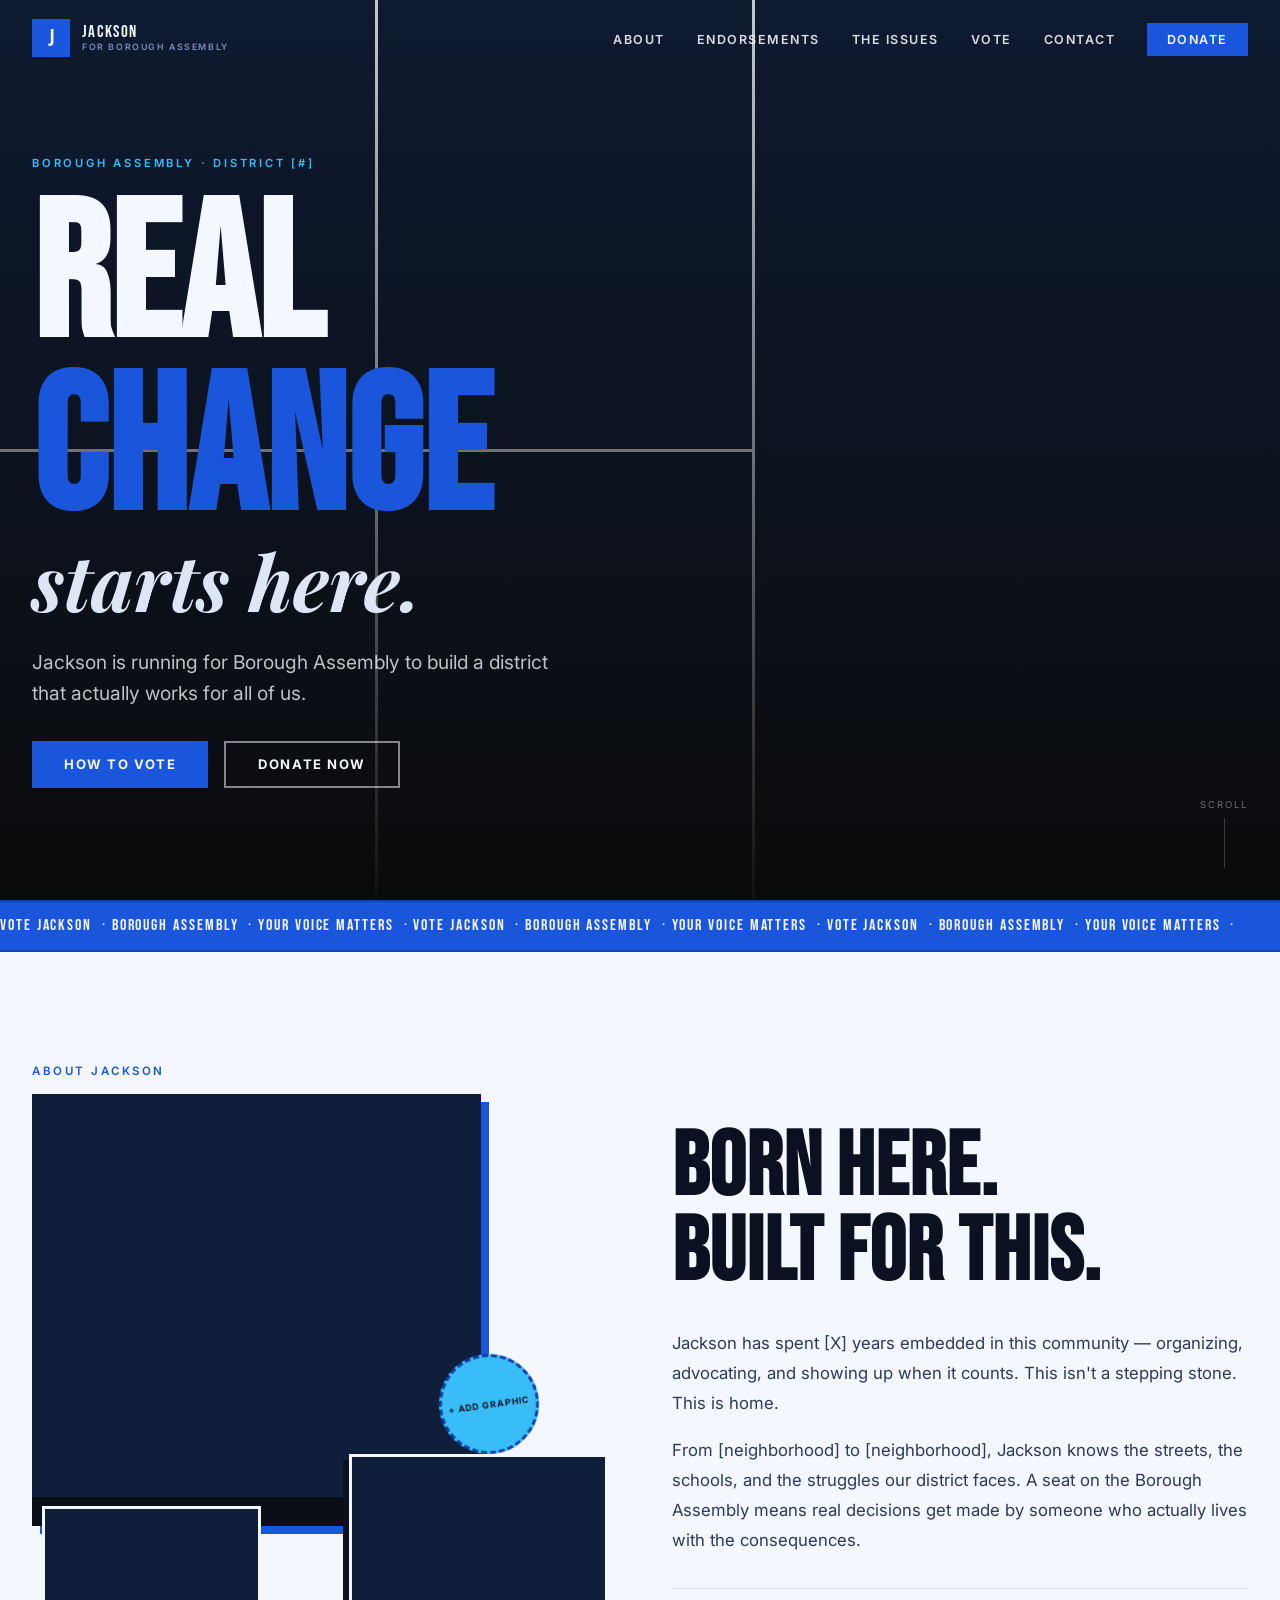
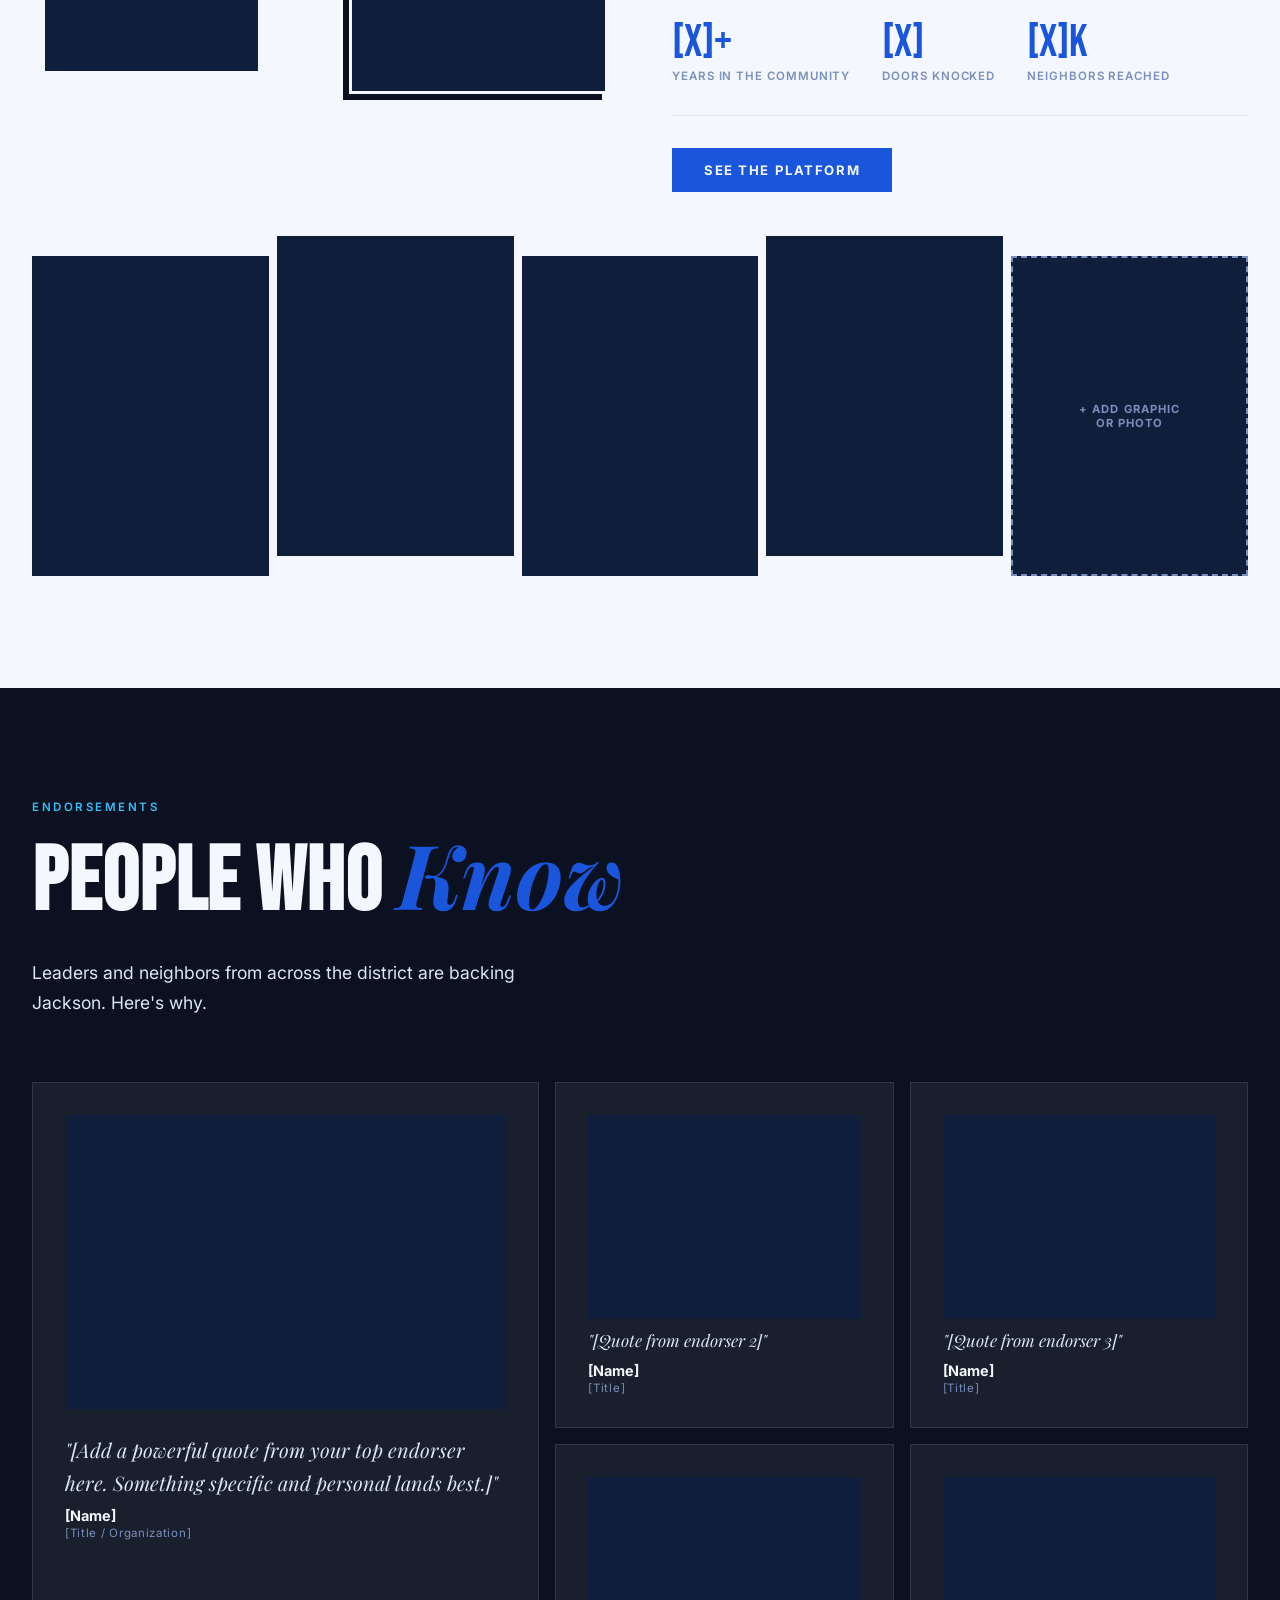
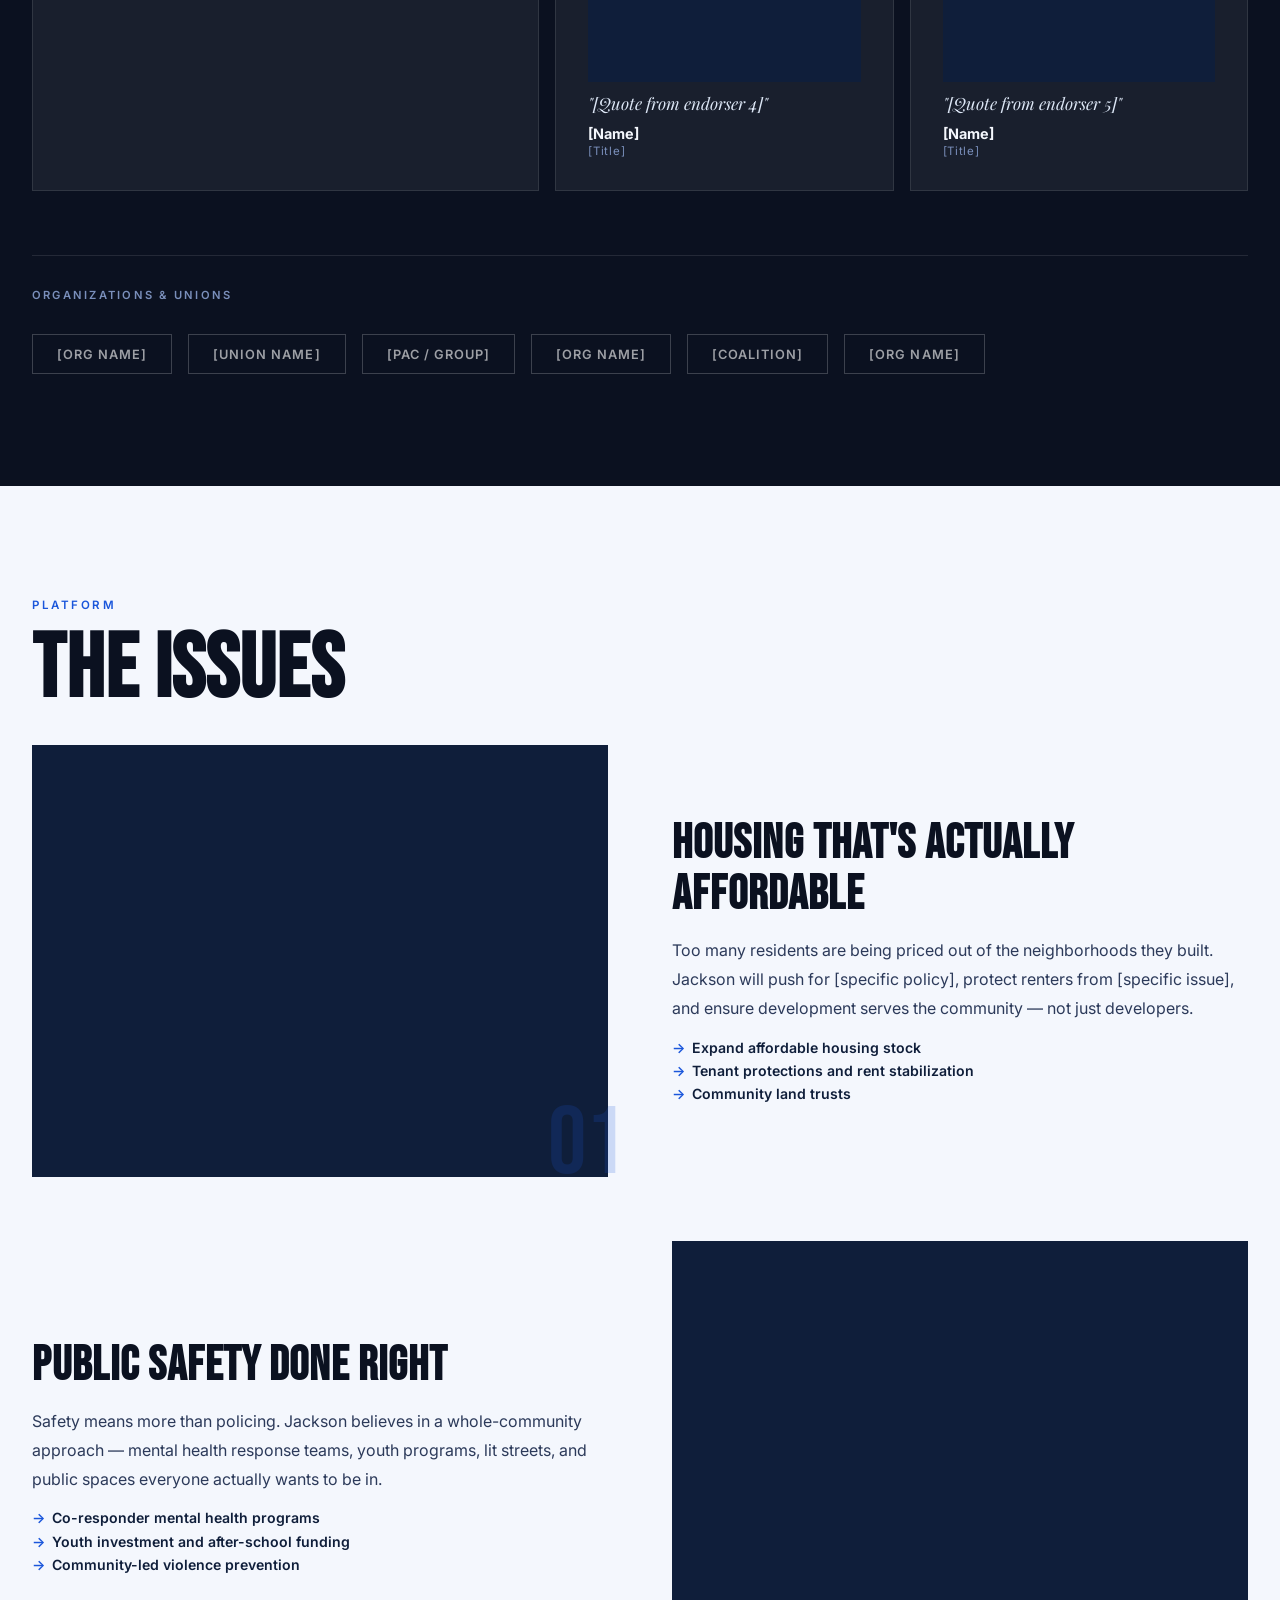
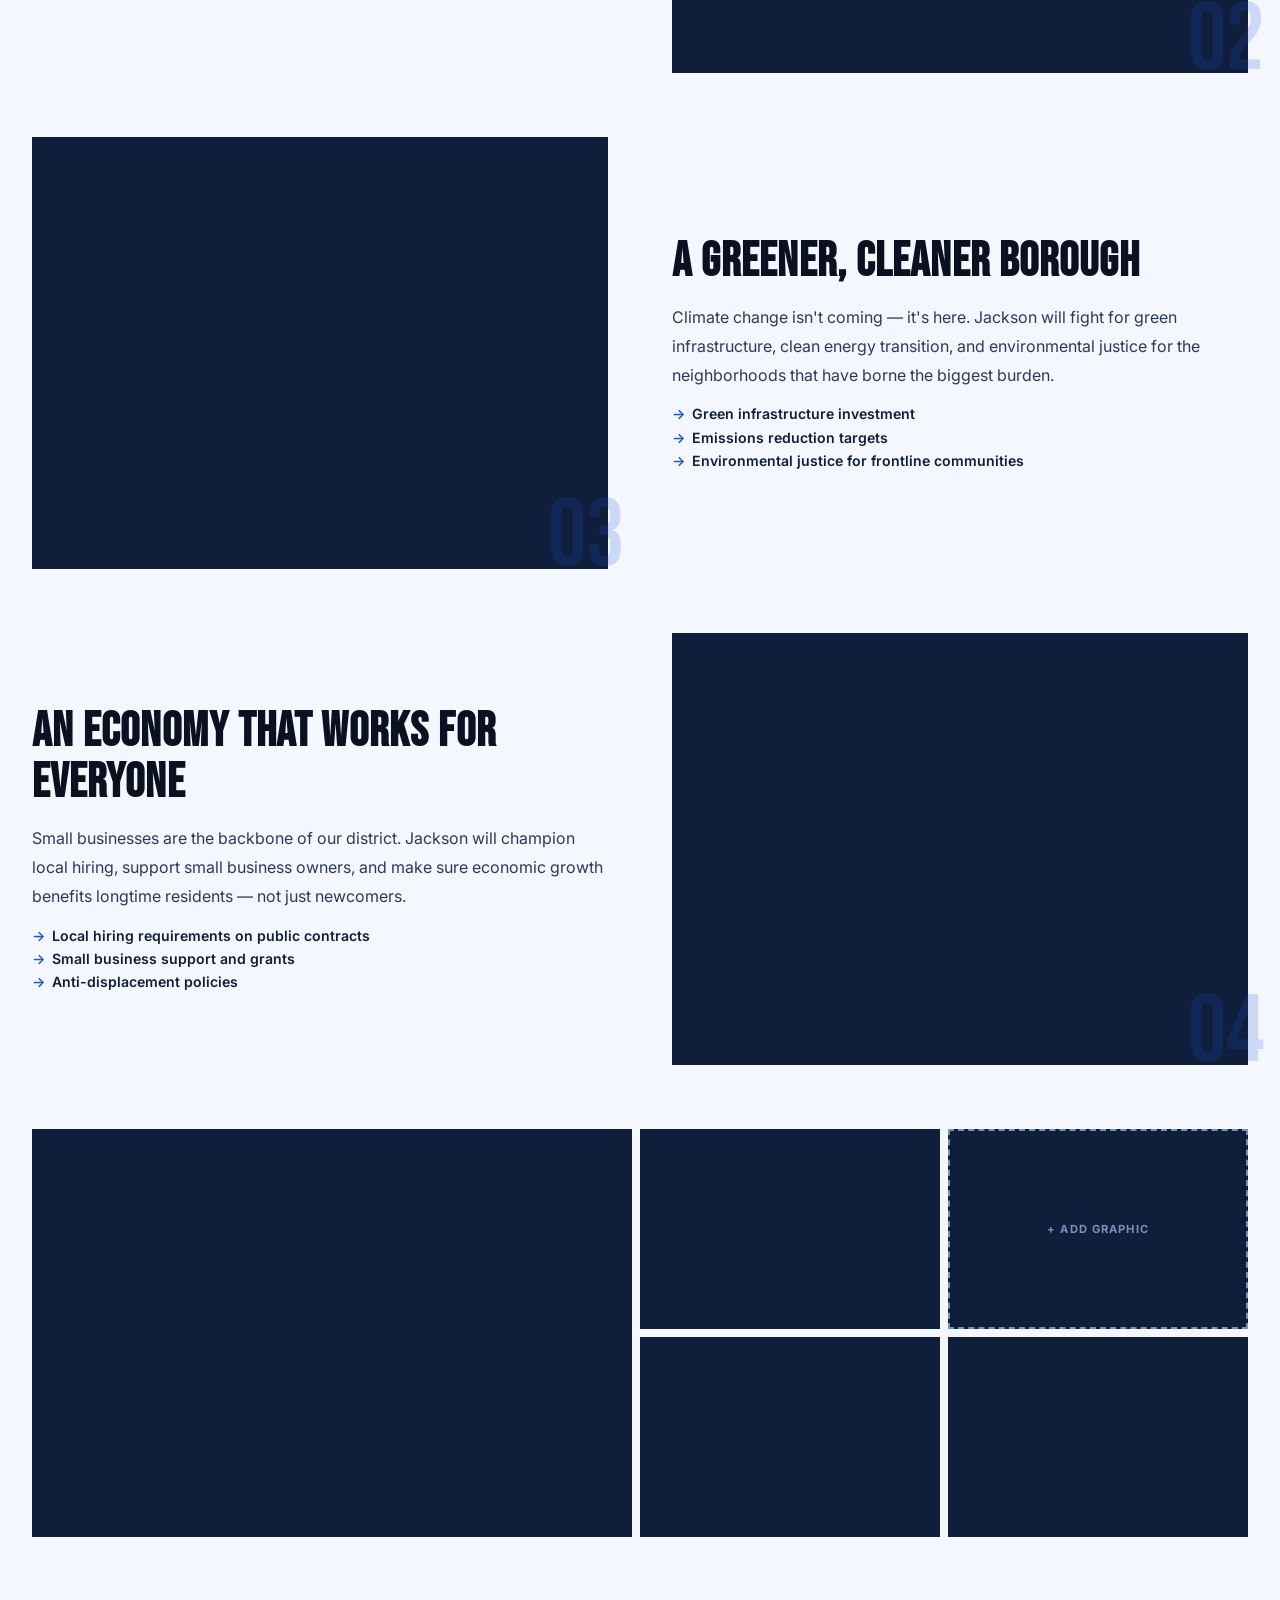
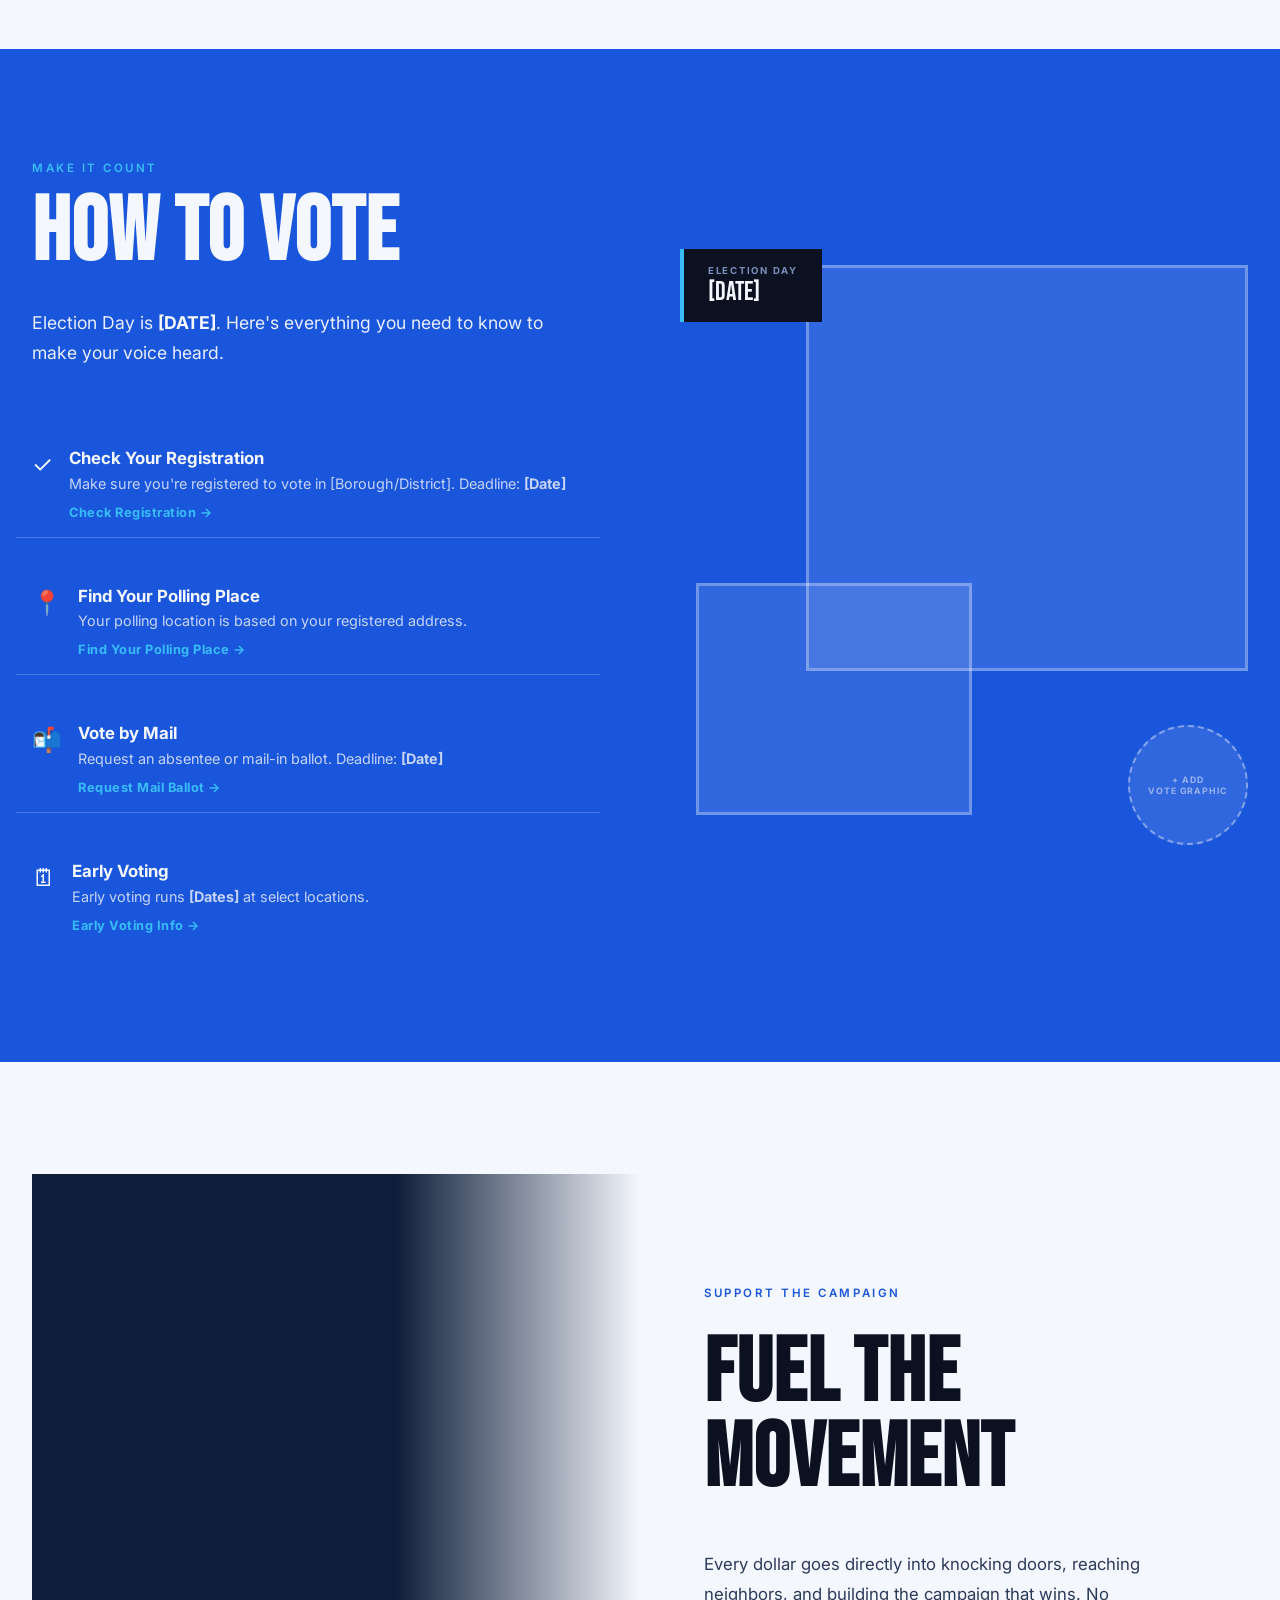
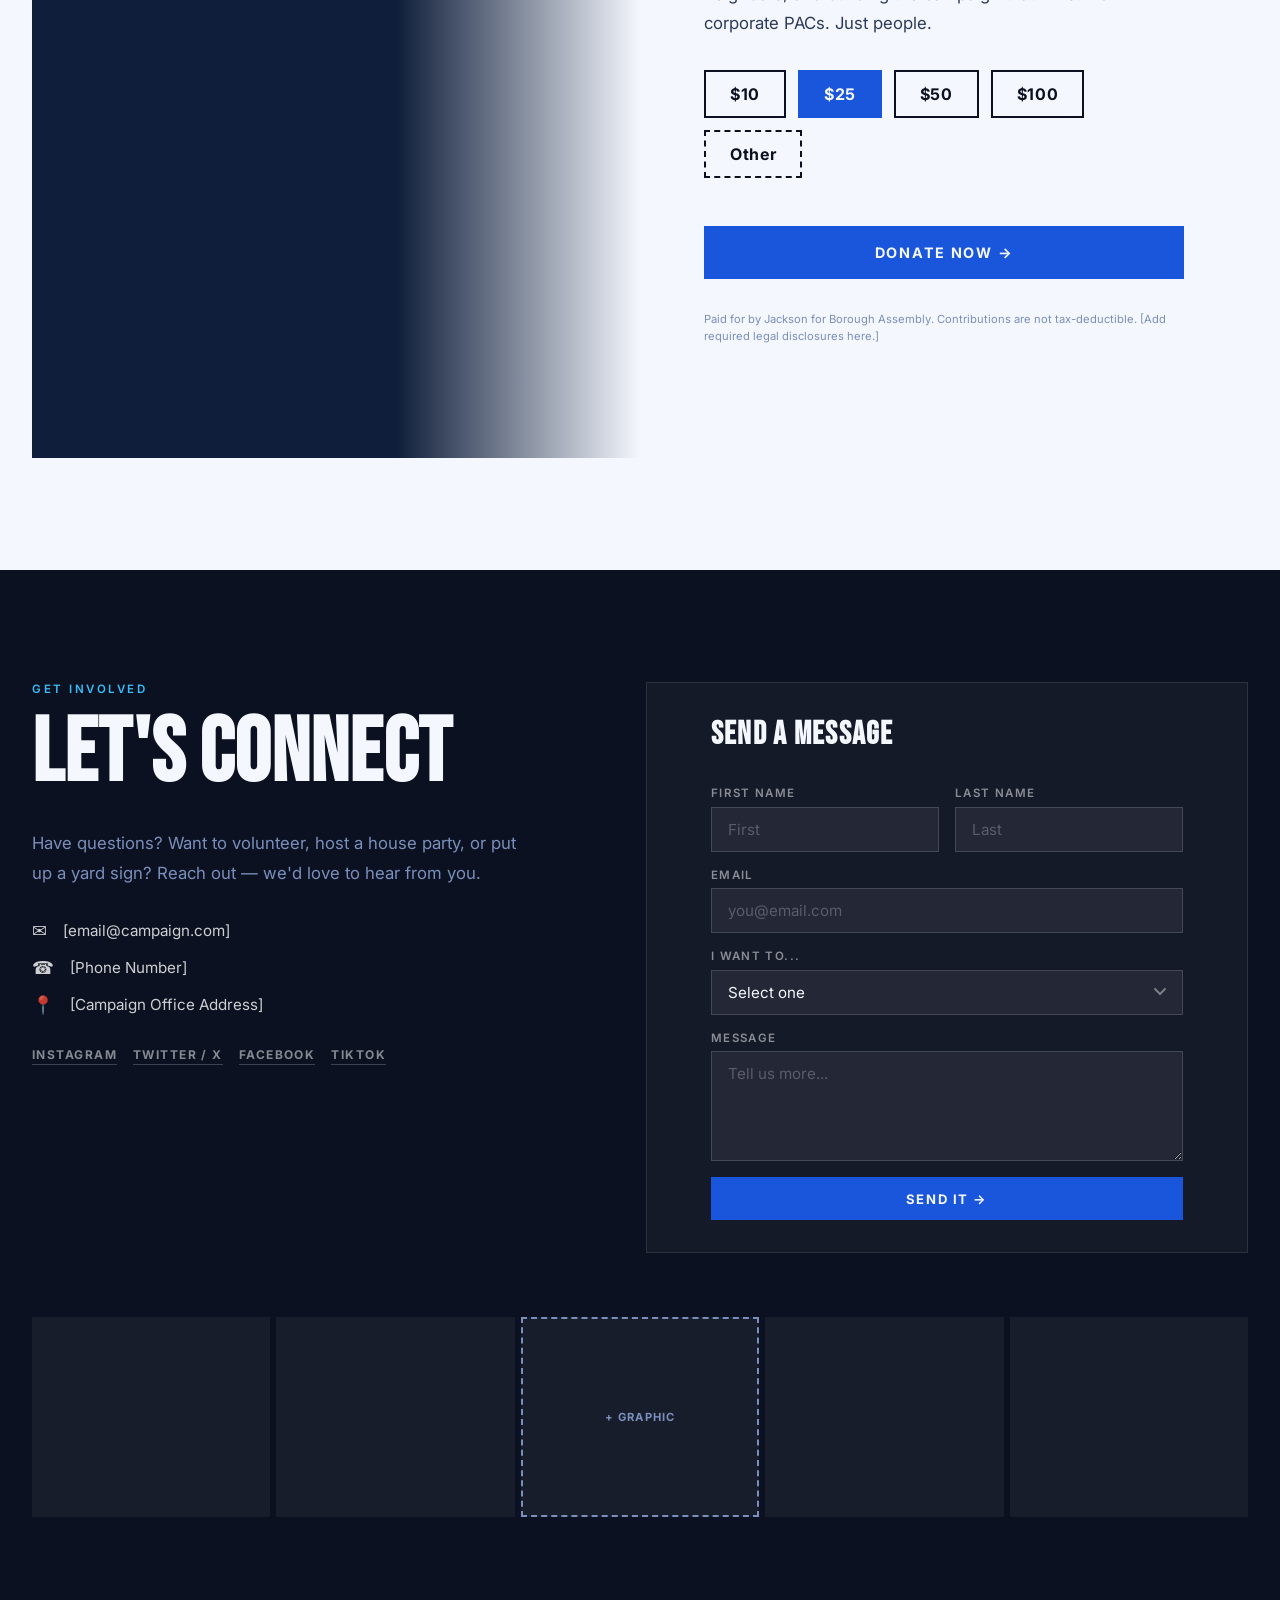
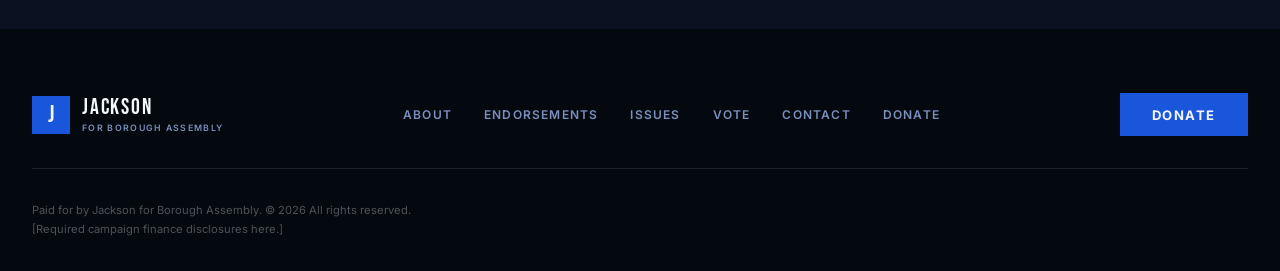
<file: OLD.html>
<!DOCTYPE html>
<html lang="en">
<head>
  <meta charset="UTF-8" />
  <meta name="viewport" content="width=device-width, initial-scale=1.0" />
  <title>Jackson for Borough Assembly</title>
  <link rel="stylesheet" href="main.css" />
  <link rel="stylesheet" href="components.css" />
  <link rel="stylesheet" href="animations.css" />
  <link rel="preconnect" href="https://fonts.googleapis.com">
  <link rel="preconnect" href="https://fonts.gstatic.com" crossorigin>
  <link href="https://fonts.googleapis.com/css2?family=Bebas+Neue&family=Inter:wght@300;400;500;600;700;900&family=Playfair+Display:ital,wght@1,400;1,700&display=swap" rel="stylesheet">
</head>
<body>

  <!-- NAV -->
  <nav class="nav" id="nav">
    <div class="nav-logo">
      <span class="logo-mark">J</span>
      <span class="logo-text">JACKSON <span class="logo-sub">FOR BOROUGH ASSEMBLY</span></span>
    </div>
    <button class="nav-toggle" id="navToggle" aria-label="Open menu">
      <span></span><span></span><span></span>
    </button>
    <ul class="nav-links" id="navLinks">
      <li><a href="#about">About</a></li>
      <li><a href="#endorsements">Endorsements</a></li>
      <li><a href="#issues">The Issues</a></li>
      <li><a href="#vote">Vote</a></li>
      <li><a href="#contact">Contact</a></li>
      <li><a href="#donate" class="nav-donate">Donate</a></li>
    </ul>
  </nav>

  <!-- HERO -->
  <section class="hero" id="hero">
    <div class="hero-photo-grid">
      <!-- REPLACE: Hero background collage photos -->
      <div class="hero-photo hero-photo--1" style="photo.jpg"></div>
      <div class="hero-photo hero-photo--2" style="photo.jpg"></div>
      <div class="hero-photo hero-photo--3" style="photo.jpg"></div>
      <div class="hero-photo hero-photo--4" style="photo.jpg"></div>
      <div class="hero-photo hero-photo--5" style="photo.jpg"></div>
      <div class="hero-photo hero-photo--6" style="photo.jpg"></div>
    </div>
    <div class="hero-overlay"></div>
    <div class="hero-content">
      <div class="hero-eyebrow">Borough Assembly · District [#]</div>
      <h1 class="hero-headline">
        <span class="headline-line line-1">REAL</span>
        <span class="headline-line line-2">CHANGE</span>
        <span class="headline-line line-3 italic">starts here.</span>
      </h1>
      <p class="hero-sub">Jackson is running for Borough Assembly to build a district that actually works for all of us.</p>
      <div class="hero-cta-group">
        <a href="#vote" class="btn btn--primary">How to Vote</a>
        <a href="#donate" class="btn btn--outline">Donate Now</a>
      </div>
    </div>
    <div class="hero-scroll-indicator">
      <span>scroll</span>
      <div class="scroll-line"></div>
    </div>
  </section>

  <!-- GRAPHIC BANNER STRIP -->
  <div class="ticker-strip">
    <div class="ticker-inner">
      <span>VOTE JACKSON &nbsp;·&nbsp;</span>
      <span>BOROUGH ASSEMBLY &nbsp;·&nbsp;</span>
      <span>YOUR VOICE MATTERS &nbsp;·&nbsp;</span>
      <span>VOTE JACKSON &nbsp;·&nbsp;</span>
      <span>BOROUGH ASSEMBLY &nbsp;·&nbsp;</span>
      <span>YOUR VOICE MATTERS &nbsp;·&nbsp;</span>
      <span>VOTE JACKSON &nbsp;·&nbsp;</span>
      <span>BOROUGH ASSEMBLY &nbsp;·&nbsp;</span>
      <span>YOUR VOICE MATTERS &nbsp;·&nbsp;</span>
    </div>
  </div>

  <!-- ABOUT JACKSON -->
  <section class="about section" id="about">
    <div class="container">
      <div class="section-eyebrow">About Jackson</div>
      <div class="about-layout">

        <div class="about-photo-stack">
          <!-- REPLACE: Main portrait photo -->
          <div class="photo-frame photo-frame--main" style="photo.jpg">
            <div class="photo-label">Jackson [Last Name]</div>
          </div>
          <!-- REPLACE: Community photo 1 -->
          <div class="photo-frame photo-frame--secondary" style="photo.jpg"></div>
          <!-- REPLACE: Community photo 2 -->
          <div class="photo-frame photo-frame--tertiary" style="photo.jpg"></div>
          <!-- ADD YOUR GRAPHIC HERE: Campaign sticker or logo mark -->
          <div class="graphic-placeholder graphic-placeholder--sticker">
            <span>+ ADD GRAPHIC</span>
          </div>
        </div>

        <div class="about-text">
          <h2 class="section-title">Born Here.<br>Built for This.</h2>
          <p class="about-body">
            Jackson has spent [X] years embedded in this community — organizing, advocating, and showing up when it counts. This isn't a stepping stone. This is home.
          </p>
          <p class="about-body">
            From [neighborhood] to [neighborhood], Jackson knows the streets, the schools, and the struggles our district faces. A seat on the Borough Assembly means real decisions get made by someone who actually lives with the consequences.
          </p>
          <div class="about-stats">
            <div class="stat">
              <span class="stat-number">[X]+</span>
              <span class="stat-label">Years in the Community</span>
            </div>
            <div class="stat">
              <span class="stat-number">[X]</span>
              <span class="stat-label">Doors Knocked</span>
            </div>
            <div class="stat">
              <span class="stat-number">[X]k</span>
              <span class="stat-label">Neighbors Reached</span>
            </div>
          </div>
          <a href="#issues" class="btn btn--primary">See the Platform</a>
        </div>

      </div>

      <!-- ABOUT PHOTO ROW -->
      <div class="about-photo-row">
        <!-- REPLACE: 4 candid / action photos -->
        <div class="about-photo-item" style="photo.jpg">
          <div class="photo-caption">Community outreach, [Year]</div>
        </div>
        <div class="about-photo-item about-photo-item--tall" style="photo.jpg">
          <div class="photo-caption">Town hall, [Location]</div>
        </div>
        <div class="about-photo-item" style="photo.jpg">
          <div class="photo-caption">Neighborhood cleanup</div>
        </div>
        <div class="about-photo-item about-photo-item--tall" style="photo.jpg">
          <div class="photo-caption">Meeting with residents</div>
        </div>
        <!-- ADD YOUR GRAPHIC: Campaign art or illustration -->
        <div class="about-photo-item graphic-placeholder graphic-placeholder--tall">
          <span>+ ADD GRAPHIC<br>OR PHOTO</span>
        </div>
      </div>

    </div>
  </section>

  <!-- ENDORSEMENTS -->
  <section class="endorsements section section--dark" id="endorsements">
    <div class="container">
      <div class="section-eyebrow light">Endorsements</div>
      <h2 class="section-title light">People Who <em>Know</em></h2>
      <p class="section-intro light">Leaders and neighbors from across the district are backing Jackson. Here's why.</p>

      <div class="endorsements-grid">

        <div class="endorsement-card endorsement-card--featured">
          <!-- REPLACE: Featured endorser photo -->
          <div class="endorsement-photo" style="photo.jpg"></div>
          <div class="endorsement-body">
            <p class="endorsement-quote">"[Add a powerful quote from your top endorser here. Something specific and personal lands best.]"</p>
            <div class="endorsement-meta">
              <span class="endorsement-name">[Name]</span>
              <span class="endorsement-title">[Title / Organization]</span>
            </div>
          </div>
        </div>

        <div class="endorsement-card">
          <div class="endorsement-photo" style="photo.jpg"></div>
          <p class="endorsement-quote">"[Quote from endorser 2]"</p>
          <div class="endorsement-meta">
            <span class="endorsement-name">[Name]</span>
            <span class="endorsement-title">[Title]</span>
          </div>
        </div>

        <div class="endorsement-card">
          <div class="endorsement-photo" style="photo.jpg"></div>
          <p class="endorsement-quote">"[Quote from endorser 3]"</p>
          <div class="endorsement-meta">
            <span class="endorsement-name">[Name]</span>
            <span class="endorsement-title">[Title]</span>
          </div>
        </div>

        <div class="endorsement-card">
          <div class="endorsement-photo" style="photo.jpg"></div>
          <p class="endorsement-quote">"[Quote from endorser 4]"</p>
          <div class="endorsement-meta">
            <span class="endorsement-name">[Name]</span>
            <span class="endorsement-title">[Title]</span>
          </div>
        </div>

        <div class="endorsement-card">
          <div class="endorsement-photo" style="photo.jpg"></div>
          <p class="endorsement-quote">"[Quote from endorser 5]"</p>
          <div class="endorsement-meta">
            <span class="endorsement-name">[Name]</span>
            <span class="endorsement-title">[Title]</span>
          </div>
        </div>

      </div>

      <!-- ORGANIZATIONAL ENDORSEMENTS -->
      <div class="org-endorsements">
        <div class="org-eyebrow">Organizations &amp; Unions</div>
        <div class="org-grid">
          <!-- REPLACE: Add organization logos or names -->
          <div class="org-logo-slot"><span>[Org Name]</span></div>
          <div class="org-logo-slot"><span>[Union Name]</span></div>
          <div class="org-logo-slot"><span>[PAC / Group]</span></div>
          <div class="org-logo-slot"><span>[Org Name]</span></div>
          <div class="org-logo-slot"><span>[Coalition]</span></div>
          <div class="org-logo-slot"><span>[Org Name]</span></div>
        </div>
      </div>

    </div>
  </section>

  <!-- THE ISSUES -->
  <section class="issues section" id="issues">
    <div class="container">
      <div class="section-eyebrow">Platform</div>
      <h2 class="section-title">The Issues</h2>

      <div class="issues-layout">

        <!-- ISSUE 1 -->
        <div class="issue-block">
          <div class="issue-photo-wrap">
            <!-- REPLACE: Issue 1 photo -->
            <div class="issue-photo" style="photo.jpg"></div>
            <!-- ADD YOUR GRAPHIC: Issue icon or illustration -->
            <div class="issue-number">01</div>
          </div>
          <div class="issue-text">
            <h3 class="issue-title">Housing That's Actually Affordable</h3>
            <p class="issue-body">Too many residents are being priced out of the neighborhoods they built. Jackson will push for [specific policy], protect renters from [specific issue], and ensure development serves the community — not just developers.</p>
            <ul class="issue-points">
              <li>Expand affordable housing stock</li>
              <li>Tenant protections and rent stabilization</li>
              <li>Community land trusts</li>
            </ul>
          </div>
        </div>

        <!-- ISSUE 2 -->
        <div class="issue-block issue-block--reverse">
          <div class="issue-photo-wrap">
            <!-- REPLACE: Issue 2 photo -->
            <div class="issue-photo" style="photo.jpg"></div>
            <div class="issue-number">02</div>
          </div>
          <div class="issue-text">
            <h3 class="issue-title">Public Safety Done Right</h3>
            <p class="issue-body">Safety means more than policing. Jackson believes in a whole-community approach — mental health response teams, youth programs, lit streets, and public spaces everyone actually wants to be in.</p>
            <ul class="issue-points">
              <li>Co-responder mental health programs</li>
              <li>Youth investment and after-school funding</li>
              <li>Community-led violence prevention</li>
            </ul>
          </div>
        </div>

        <!-- ISSUE 3 -->
        <div class="issue-block">
          <div class="issue-photo-wrap">
            <!-- REPLACE: Issue 3 photo -->
            <div class="issue-photo" style="photo.jpg"></div>
            <div class="issue-number">03</div>
          </div>
          <div class="issue-text">
            <h3 class="issue-title">A Greener, Cleaner Borough</h3>
            <p class="issue-body">Climate change isn't coming — it's here. Jackson will fight for green infrastructure, clean energy transition, and environmental justice for the neighborhoods that have borne the biggest burden.</p>
            <ul class="issue-points">
              <li>Green infrastructure investment</li>
              <li>Emissions reduction targets</li>
              <li>Environmental justice for frontline communities</li>
            </ul>
          </div>
        </div>

        <!-- ISSUE 4 -->
        <div class="issue-block issue-block--reverse">
          <div class="issue-photo-wrap">
            <!-- REPLACE: Issue 4 photo -->
            <div class="issue-photo" style="photo.jpg"></div>
            <div class="issue-number">04</div>
          </div>
          <div class="issue-text">
            <h3 class="issue-title">An Economy That Works For Everyone</h3>
            <p class="issue-body">Small businesses are the backbone of our district. Jackson will champion local hiring, support small business owners, and make sure economic growth benefits longtime residents — not just newcomers.</p>
            <ul class="issue-points">
              <li>Local hiring requirements on public contracts</li>
              <li>Small business support and grants</li>
              <li>Anti-displacement policies</li>
            </ul>
          </div>
        </div>

      </div>

      <!-- ISSUES PHOTO COLLAGE -->
      <div class="issues-collage">
        <!-- REPLACE/ADD: Campaign photos and graphics in collage format -->
        <div class="collage-item collage-item--a" style="photo.jpg"></div>
        <div class="collage-item collage-item--b" style="photo.jpg"></div>
        <div class="collage-item collage-item--c graphic-placeholder"><span>+ ADD GRAPHIC</span></div>
        <div class="collage-item collage-item--d" style="photo.jpg"></div>
        <div class="collage-item collage-item--e" style="photo.jpg"></div>
      </div>

    </div>
  </section>

  <!-- VOTE -->
  <section class="vote section section--accent" id="vote">
    <div class="container">
      <div class="vote-layout">
        <div class="vote-text">
          <div class="section-eyebrow light">Make It Count</div>
          <h2 class="section-title light">How to Vote</h2>
          <p class="vote-intro">Election Day is <strong>[DATE]</strong>. Here's everything you need to know to make your voice heard.</p>

          <div class="vote-steps">
            <div class="vote-step">
              <div class="step-icon">✓</div>
              <div class="step-content">
                <h4>Check Your Registration</h4>
                <p>Make sure you're registered to vote in [Borough/District]. Deadline: <strong>[Date]</strong></p>
                <a href="[REGISTRATION LINK]" class="step-link" target="_blank">Check Registration →</a>
              </div>
            </div>
            <div class="vote-step">
              <div class="step-icon">📍</div>
              <div class="step-content">
                <h4>Find Your Polling Place</h4>
                <p>Your polling location is based on your registered address.</p>
                <a href="[POLLING PLACE LINK]" class="step-link" target="_blank">Find Your Polling Place →</a>
              </div>
            </div>
            <div class="vote-step">
              <div class="step-icon">📬</div>
              <div class="step-content">
                <h4>Vote by Mail</h4>
                <p>Request an absentee or mail-in ballot. Deadline: <strong>[Date]</strong></p>
                <a href="[MAIL BALLOT LINK]" class="step-link" target="_blank">Request Mail Ballot →</a>
              </div>
            </div>
            <div class="vote-step">
              <div class="step-icon">🗓</div>
              <div class="step-content">
                <h4>Early Voting</h4>
                <p>Early voting runs <strong>[Dates]</strong> at select locations.</p>
                <a href="[EARLY VOTING LINK]" class="step-link" target="_blank">Early Voting Info →</a>
              </div>
            </div>
          </div>
        </div>

        <div class="vote-photo-stack">
          <!-- REPLACE: Voting / civic engagement photos -->
          <div class="vote-photo vote-photo--main" style="photo.jpg"></div>
          <div class="vote-photo vote-photo--secondary" style="photo.jpg"></div>
          <!-- ADD GRAPHIC: Ballot or vote graphic -->
          <div class="vote-graphic graphic-placeholder">
            <span>+ ADD<br>VOTE GRAPHIC</span>
          </div>
          <div class="election-date-badge">
            <span class="badge-label">Election Day</span>
            <span class="badge-date">[DATE]</span>
          </div>
        </div>
      </div>
    </div>
  </section>

  <!-- DONATE -->
  <section class="donate section" id="donate">
    <div class="container">
      <div class="donate-layout">
        <!-- REPLACE: Donation section background/photo -->
        <div class="donate-photo" style="photo.jpg"></div>
        <div class="donate-content">
          <div class="section-eyebrow">Support the Campaign</div>
          <h2 class="section-title">Fuel the Movement</h2>
          <p class="donate-body">Every dollar goes directly into knocking doors, reaching neighbors, and building the campaign that wins. No corporate PACs. Just people.</p>
          <div class="donate-amounts">
            <a href="[DONATE LINK]?amount=10" class="donate-btn" target="_blank">$10</a>
            <a href="[DONATE LINK]?amount=25" class="donate-btn donate-btn--highlight" target="_blank">$25</a>
            <a href="[DONATE LINK]?amount=50" class="donate-btn" target="_blank">$50</a>
            <a href="[DONATE LINK]?amount=100" class="donate-btn" target="_blank">$100</a>
            <a href="[DONATE LINK]" class="donate-btn donate-btn--custom" target="_blank">Other</a>
          </div>
          <a href="[DONATE LINK]" class="btn btn--primary btn--large" target="_blank">Donate Now →</a>
          <p class="donate-legal">Paid for by Jackson for Borough Assembly. Contributions are not tax-deductible. [Add required legal disclosures here.]</p>
        </div>
      </div>
    </div>
  </section>

  <!-- CONTACT -->
  <section class="contact section section--dark" id="contact">
    <div class="container">
      <div class="contact-layout">
        <div class="contact-text">
          <div class="section-eyebrow light">Get Involved</div>
          <h2 class="section-title light">Let's Connect</h2>
          <p class="contact-body">Have questions? Want to volunteer, host a house party, or put up a yard sign? Reach out — we'd love to hear from you.</p>

          <div class="contact-methods">
            <a href="mailto:[EMAIL]" class="contact-item">
              <span class="contact-icon">✉</span>
              <span>[email@campaign.com]</span>
            </a>
            <a href="tel:[PHONE]" class="contact-item">
              <span class="contact-icon">☎</span>
              <span>[Phone Number]</span>
            </a>
            <div class="contact-item">
              <span class="contact-icon">📍</span>
              <span>[Campaign Office Address]</span>
            </div>
          </div>

          <div class="social-links">
            <a href="[INSTAGRAM]" class="social-link" target="_blank">Instagram</a>
            <a href="[TWITTER]" class="social-link" target="_blank">Twitter / X</a>
            <a href="[FACEBOOK]" class="social-link" target="_blank">Facebook</a>
            <a href="[TIKTOK]" class="social-link" target="_blank">TikTok</a>
          </div>
        </div>

        <div class="contact-form-wrap">
          <form class="contact-form" id="contactForm">
            <h3 class="form-title">Send a Message</h3>
            <div class="form-row">
              <div class="form-group">
                <label for="firstName">First Name</label>
                <input type="text" id="firstName" name="firstName" placeholder="First" required />
              </div>
              <div class="form-group">
                <label for="lastName">Last Name</label>
                <input type="text" id="lastName" name="lastName" placeholder="Last" required />
              </div>
            </div>
            <div class="form-group">
              <label for="email">Email</label>
              <input type="email" id="email" name="email" placeholder="you@email.com" required />
            </div>
            <div class="form-group">
              <label for="subject">I want to...</label>
              <select id="subject" name="subject">
                <option value="">Select one</option>
                <option value="volunteer">Volunteer</option>
                <option value="sign">Get a Yard Sign</option>
                <option value="host">Host an Event</option>
                <option value="question">Ask a Question</option>
                <option value="other">Other</option>
              </select>
            </div>
            <div class="form-group">
              <label for="message">Message</label>
              <textarea id="message" name="message" rows="4" placeholder="Tell us more..."></textarea>
            </div>
            <button type="submit" class="btn btn--primary btn--full">Send It →</button>
          </form>
        </div>

      </div>

      <!-- CONTACT PHOTO STRIP -->
      <div class="contact-photo-strip">
        <!-- REPLACE: Campaign trail photos for footer strip -->
        <div class="strip-photo" style="photo.jpg"></div>
        <div class="strip-photo" style="photo.jpg"></div>
        <div class="strip-photo strip-photo--graphic graphic-placeholder"><span>+ GRAPHIC</span></div>
        <div class="strip-photo" style="photo.jpg"></div>
        <div class="strip-photo" style="photo.jpg"></div>
      </div>
    </div>
  </section>

  <!-- FOOTER -->
  <footer class="footer">
    <div class="container">
      <div class="footer-layout">
        <div class="footer-brand">
          <span class="logo-mark">J</span>
          <div>
            <div class="footer-name">JACKSON</div>
            <div class="footer-sub">FOR BOROUGH ASSEMBLY</div>
          </div>
        </div>
        <nav class="footer-nav">
          <a href="#about">About</a>
          <a href="#endorsements">Endorsements</a>
          <a href="#issues">Issues</a>
          <a href="#vote">Vote</a>
          <a href="#contact">Contact</a>
          <a href="#donate">Donate</a>
        </nav>
        <a href="#donate" class="btn btn--primary">Donate</a>
      </div>
      <div class="footer-legal">
        <p>Paid for by Jackson for Borough Assembly. &copy; <span id="year"></span> All rights reserved.</p>
        <p>[Required campaign finance disclosures here.]</p>
      </div>
    </div>
  </footer>

  <script src="main.js"></script>
  <script>document.getElementById('year').textContent = new Date().getFullYear();</script>
</body>
</html>
</file>
<file: main.css>
/* ============================================================
   JACKSON FOR BOROUGH ASSEMBLY — CAMPAIGN SITE
   main.css  |  Design Tokens + Layout + Core Styles
   ============================================================ */

/* ── TOKENS ──────────────────────────────────────────────── */
:root {
  /* Palette */
  --c-black:      #04080f;
  --c-ink:        #0b1120;
  --c-slate:      #0f1e3a;
  --c-mid:        #2c3a5a;
  --c-mist:       #7a8fbb;
  --c-light:      #dce6f5;
  --c-white:      #f4f7fd;
  --c-accent:     #1a56db;   /* campaign blue — strong, civic trust */
  --c-accent-2:   #38bdf8;   /* sky blue — energy, forward motion   */
  --c-accent-dark:#1240a8;

  /* Typography */
  --f-display: 'Bebas Neue', 'Impact', sans-serif;
  --f-body:    'Inter', system-ui, sans-serif;
  --f-italic:  'Playfair Display', Georgia, serif;

  /* Spacing */
  --space-xs:   0.5rem;
  --space-sm:   1rem;
  --space-md:   2rem;
  --space-lg:   4rem;
  --space-xl:   7rem;
  --space-xxl:  10rem;

  /* Transitions */
  --ease:       cubic-bezier(0.25, 0.46, 0.45, 0.94);
  --ease-out:   cubic-bezier(0.16, 1, 0.3, 1);
}

/* ── RESET ───────────────────────────────────────────────── */
*, *::before, *::after { box-sizing: border-box; margin: 0; padding: 0; }
html { scroll-behavior: smooth; font-size: 16px; }
body {
  font-family: var(--f-body);
  background: var(--c-white);
  color: var(--c-ink);
  overflow-x: hidden;
  -webkit-font-smoothing: antialiased;
}
img { display: block; max-width: 100%; }
a { text-decoration: none; color: inherit; }
ul { list-style: none; }

/* ── CONTAINER ───────────────────────────────────────────── */
.container {
  max-width: 1280px;
  margin: 0 auto;
  padding: 0 var(--space-md);
}

/* ── SECTION ─────────────────────────────────────────────── */
.section {
  padding: var(--space-xl) 0;
}
.section--dark {
  background: var(--c-ink);
  color: var(--c-white);
}
.section--accent {
  background: var(--c-accent);
  color: var(--c-white);
}

.section-eyebrow {
  font-family: var(--f-body);
  font-weight: 600;
  font-size: 0.72rem;
  letter-spacing: 0.22em;
  text-transform: uppercase;
  color: var(--c-accent);
  margin-bottom: var(--space-sm);
}
.section-eyebrow.light { color: var(--c-accent-2); }

.section-title {
  font-family: var(--f-display);
  font-size: clamp(3rem, 7vw, 6rem);
  line-height: 0.95;
  letter-spacing: 0.01em;
  margin-bottom: var(--space-md);
}
.section-title.light { color: var(--c-white); }
.section-title em {
  font-family: var(--f-italic);
  font-style: italic;
  color: var(--c-accent);
}
.section-intro {
  font-size: 1.1rem;
  line-height: 1.7;
  color: var(--c-mist);
  max-width: 540px;
  margin-bottom: var(--space-lg);
}
.section-intro.light { color: var(--c-light); }

/* ── NAV ─────────────────────────────────────────────────── */
.nav {
  position: fixed;
  top: 0; left: 0; right: 0;
  z-index: 100;
  display: flex;
  align-items: center;
  justify-content: space-between;
  padding: 1.2rem var(--space-md);
  background: transparent;
  transition: background 0.3s var(--ease), padding 0.3s var(--ease);
}
.nav.scrolled {
  background: rgba(10, 10, 10, 0.95);
  backdrop-filter: blur(12px);
  padding: 0.85rem var(--space-md);
}
.nav-logo {
  display: flex;
  align-items: center;
  gap: 0.75rem;
}
.logo-mark {
  width: 38px; height: 38px;
  background: var(--c-accent);
  color: var(--c-white);
  font-family: var(--f-display);
  font-size: 1.5rem;
  display: flex; align-items: center; justify-content: center;
  flex-shrink: 0;
}
.logo-text {
  font-family: var(--f-display);
  font-size: 1.05rem;
  letter-spacing: 0.08em;
  color: var(--c-white);
  line-height: 1;
}
.logo-sub {
  display: block;
  font-family: var(--f-body);
  font-size: 0.55rem;
  font-weight: 600;
  letter-spacing: 0.18em;
  color: var(--c-mist);
  margin-top: 2px;
}
.nav-links {
  display: flex;
  align-items: center;
  gap: var(--space-md);
}
.nav-links a {
  font-size: 0.78rem;
  font-weight: 600;
  letter-spacing: 0.12em;
  text-transform: uppercase;
  color: rgba(255,255,255,0.85);
  transition: color 0.2s;
}
.nav-links a:hover { color: var(--c-white); }
.nav-donate {
  background: var(--c-accent) !important;
  color: var(--c-white) !important;
  padding: 0.55rem 1.25rem;
  transition: background 0.2s !important;
}
.nav-donate:hover { background: var(--c-accent-dark) !important; }

.nav-toggle {
  display: none;
  flex-direction: column;
  gap: 5px;
  background: none; border: none; cursor: pointer; padding: 4px;
}
.nav-toggle span {
  display: block; width: 24px; height: 2px;
  background: var(--c-white);
  transition: transform 0.3s var(--ease), opacity 0.2s;
}

/* ── HERO ─────────────────────────────────────────────────── */
.hero {
  position: relative;
  min-height: 100svh;
  display: flex;
  align-items: flex-end;
  overflow: hidden;
}
.hero-photo-grid {
  position: absolute;
  inset: 0;
  display: grid;
  grid-template-columns: 1fr 1fr 1.4fr;
  grid-template-rows: 1fr 1fr;
  gap: 3px;
}
.hero-photo {
  background-size: cover;
  background-position: center;
  background-color: var(--c-slate);
  transition: transform 12s ease;
}
.hero-photo:hover { transform: scale(1.03); }
.hero-photo--1 { grid-column: 1; grid-row: 1; }
.hero-photo--2 { grid-column: 2; grid-row: 1; }
.hero-photo--3 { grid-column: 3; grid-row: 1 / 3; }
.hero-photo--4 { grid-column: 1; grid-row: 2; }
.hero-photo--5 { grid-column: 2; grid-row: 2; }
.hero-photo--6 { display: none; }

.hero-overlay {
  position: absolute; inset: 0;
  background: linear-gradient(
    to top,
    rgba(10,10,10,0.97) 0%,
    rgba(10,10,10,0.6) 45%,
    rgba(10,10,10,0.2) 100%
  );
}
.hero-content {
  position: relative;
  z-index: 2;
  padding: 0 var(--space-md) var(--space-xl);
  max-width: 900px;
}
.hero-eyebrow {
  font-size: 0.7rem;
  font-weight: 600;
  letter-spacing: 0.25em;
  text-transform: uppercase;
  color: var(--c-accent-2);
  margin-bottom: 1.5rem;
}
.hero-headline {
  display: flex;
  flex-direction: column;
  line-height: 0.9;
  margin-bottom: var(--space-md);
}
.headline-line {
  font-family: var(--f-display);
  font-size: clamp(5rem, 15vw, 13rem);
  color: var(--c-white);
  display: block;
  opacity: 0;
  transform: translateY(40px);
  animation: slideUp 0.7s var(--ease-out) forwards;
}
.headline-line.line-1 { animation-delay: 0.1s; }
.headline-line.line-2 { animation-delay: 0.25s; color: var(--c-accent); }
.headline-line.line-3 { animation-delay: 0.4s; }
.headline-line.italic {
  font-family: var(--f-italic);
  font-style: italic;
  font-size: clamp(2.5rem, 6vw, 5rem);
  color: var(--c-light);
  margin-top: 0.4rem;
}
.hero-sub {
  font-size: clamp(1rem, 2vw, 1.2rem);
  line-height: 1.6;
  color: rgba(255,255,255,0.75);
  max-width: 520px;
  margin-bottom: var(--space-md);
  opacity: 0;
  animation: slideUp 0.7s var(--ease-out) 0.55s forwards;
}
.hero-cta-group {
  display: flex;
  gap: var(--space-sm);
  flex-wrap: wrap;
  opacity: 0;
  animation: slideUp 0.7s var(--ease-out) 0.7s forwards;
}
.hero-scroll-indicator {
  position: absolute;
  bottom: var(--space-md);
  right: var(--space-md);
  z-index: 2;
  display: flex;
  flex-direction: column;
  align-items: center;
  gap: 0.5rem;
  color: rgba(255,255,255,0.4);
  font-size: 0.6rem;
  letter-spacing: 0.2em;
  text-transform: uppercase;
}
.scroll-line {
  width: 1px; height: 50px;
  background: rgba(255,255,255,0.2);
  position: relative;
  overflow: hidden;
}
.scroll-line::after {
  content: '';
  position: absolute;
  top: -100%; left: 0; right: 0;
  height: 100%;
  background: var(--c-accent-2);
  animation: scrollDrop 2s ease-in-out infinite;
}

/* ── TICKER STRIP ────────────────────────────────────────── */
.ticker-strip {
  background: var(--c-accent);
  overflow: hidden;
  padding: 0.9rem 0;
  border-top: 2px solid var(--c-accent-dark);
  border-bottom: 2px solid var(--c-accent-dark);
}
.ticker-inner {
  display: flex;
  white-space: nowrap;
  animation: ticker 22s linear infinite;
  font-family: var(--f-display);
  font-size: 1rem;
  letter-spacing: 0.12em;
  color: var(--c-white);
}

/* ── ABOUT ───────────────────────────────────────────────── */
.about-layout {
  display: grid;
  grid-template-columns: 1fr 1fr;
  gap: var(--space-lg);
  align-items: start;
  margin-bottom: var(--space-lg);
}
.about-photo-stack {
  position: relative;
  height: 600px;
}
.photo-frame {
  position: absolute;
  background-size: cover;
  background-position: center;
  background-color: var(--c-slate);
}
.photo-frame--main {
  width: 78%; height: 72%;
  top: 0; left: 0;
  box-shadow: 8px 8px 0 var(--c-accent);
}
.photo-frame--secondary {
  width: 45%; height: 40%;
  bottom: 0; right: 0;
  box-shadow: -6px 6px 0 var(--c-ink);
  border: 3px solid var(--c-white);
}
.photo-frame--tertiary {
  width: 38%; height: 28%;
  bottom: 20px; left: 10px;
  border: 3px solid var(--c-white);
}
.photo-label {
  position: absolute;
  bottom: 0; left: 0; right: 0;
  background: rgba(10,10,10,0.8);
  color: var(--c-white);
  font-size: 0.65rem;
  font-weight: 600;
  letter-spacing: 0.15em;
  text-transform: uppercase;
  padding: 0.5rem 0.75rem;
}
.graphic-placeholder {
  display: flex;
  align-items: center;
  justify-content: center;
  background: var(--c-light);
  border: 2px dashed var(--c-mist);
  color: var(--c-mist);
  font-size: 0.7rem;
  font-weight: 700;
  letter-spacing: 0.1em;
  text-align: center;
  text-transform: uppercase;
}
.graphic-placeholder--sticker {
  position: absolute;
  width: 100px; height: 100px;
  border-radius: 50%;
  bottom: 40%; right: 12%;
  background: var(--c-accent-2);
  border: 3px dashed var(--c-accent-dark);
  color: var(--c-ink);
  font-size: 0.55rem;
  transform: rotate(-8deg);
  z-index: 5;
}
.about-text {
  padding-top: var(--space-md);
}
.about-body {
  font-size: 1.05rem;
  line-height: 1.8;
  color: var(--c-mid);
  margin-bottom: var(--space-sm);
}
.about-stats {
  display: flex;
  gap: var(--space-md);
  margin: var(--space-md) 0;
  padding: var(--space-md) 0;
  border-top: 1px solid var(--c-light);
  border-bottom: 1px solid var(--c-light);
}
.stat { display: flex; flex-direction: column; }
.stat-number {
  font-family: var(--f-display);
  font-size: 2.8rem;
  line-height: 1;
  color: var(--c-accent);
}
.stat-label {
  font-size: 0.72rem;
  font-weight: 600;
  letter-spacing: 0.08em;
  text-transform: uppercase;
  color: var(--c-mist);
  margin-top: 0.25rem;
}
.about-photo-row {
  display: grid;
  grid-template-columns: repeat(5, 1fr);
  gap: 8px;
  height: 320px;
}
.about-photo-item {
  background-size: cover;
  background-position: center;
  background-color: var(--c-slate);
  position: relative;
  overflow: hidden;
}
.about-photo-item--tall {
  grid-row: span 1;
  transform: translateY(-20px);
}
.photo-caption {
  position: absolute;
  bottom: 0; left: 0; right: 0;
  background: linear-gradient(transparent, rgba(10,10,10,0.85));
  color: rgba(255,255,255,0.85);
  font-size: 0.62rem;
  font-weight: 500;
  letter-spacing: 0.06em;
  padding: 1rem 0.6rem 0.5rem;
  opacity: 0;
  transition: opacity 0.3s;
}
.about-photo-item:hover .photo-caption { opacity: 1; }
.graphic-placeholder--tall {
  height: 100%;
}

/* ── ENDORSEMENTS ────────────────────────────────────────── */
.endorsements-grid {
  display: grid;
  grid-template-columns: 1.5fr 1fr 1fr;
  grid-template-rows: auto auto;
  gap: var(--space-sm);
  margin-bottom: var(--space-lg);
}
.endorsement-card {
  background: rgba(255,255,255,0.06);
  border: 1px solid rgba(255,255,255,0.1);
  padding: var(--space-md);
  position: relative;
  overflow: hidden;
  transition: background 0.2s;
}
.endorsement-card:hover { background: rgba(255,255,255,0.1); }
.endorsement-card--featured {
  grid-column: 1;
  grid-row: 1 / 3;
  display: flex;
  flex-direction: column;
  gap: var(--space-sm);
}
.endorsement-photo {
  background-size: cover;
  background-position: center;
  background-color: var(--c-slate);
  width: 100%;
  aspect-ratio: 4/3;
}
.endorsement-card--featured .endorsement-photo {
  aspect-ratio: 3/2;
}
.endorsement-quote {
  font-family: var(--f-italic);
  font-style: italic;
  font-size: 1.05rem;
  line-height: 1.65;
  color: var(--c-light);
  margin: var(--space-xs) 0;
}
.endorsement-card--featured .endorsement-quote {
  font-size: 1.25rem;
}
.endorsement-meta {
  display: flex;
  flex-direction: column;
  gap: 2px;
}
.endorsement-name {
  font-weight: 700;
  font-size: 0.9rem;
  color: var(--c-white);
}
.endorsement-title {
  font-size: 0.72rem;
  color: var(--c-mist);
  letter-spacing: 0.06em;
}
.org-endorsements {
  border-top: 1px solid rgba(255,255,255,0.1);
  padding-top: var(--space-md);
}
.org-eyebrow {
  font-size: 0.7rem;
  font-weight: 600;
  letter-spacing: 0.2em;
  text-transform: uppercase;
  color: var(--c-mist);
  margin-bottom: var(--space-md);
}
.org-grid {
  display: flex;
  flex-wrap: wrap;
  gap: var(--space-sm);
}
.org-logo-slot {
  padding: 0.7rem 1.5rem;
  border: 1px solid rgba(255,255,255,0.2);
  color: rgba(255,255,255,0.6);
  font-weight: 600;
  font-size: 0.8rem;
  letter-spacing: 0.08em;
  text-transform: uppercase;
  transition: border-color 0.2s, color 0.2s;
  /* REPLACE: Put org logo <img> inside or use background-image */
}
.org-logo-slot:hover {
  border-color: var(--c-accent-2);
  color: var(--c-white);
}

/* ── ISSUES ──────────────────────────────────────────────── */
.issues-layout {
  display: flex;
  flex-direction: column;
  gap: var(--space-lg);
  margin-bottom: var(--space-lg);
}
.issue-block {
  display: grid;
  grid-template-columns: 1fr 1fr;
  gap: var(--space-lg);
  align-items: center;
}
.issue-block--reverse { direction: rtl; }
.issue-block--reverse > * { direction: ltr; }
.issue-photo-wrap {
  position: relative;
}
.issue-photo {
  width: 100%;
  aspect-ratio: 4/3;
  background-size: cover;
  background-position: center;
  background-color: var(--c-slate);
}
.issue-number {
  position: absolute;
  bottom: -1rem; right: -1rem;
  font-family: var(--f-display);
  font-size: 6rem;
  line-height: 1;
  color: var(--c-accent);
  opacity: 0.18;
  pointer-events: none;
}
.issue-title {
  font-family: var(--f-display);
  font-size: clamp(2rem, 4vw, 3rem);
  line-height: 1.05;
  letter-spacing: 0.02em;
  margin-bottom: var(--space-sm);
  color: var(--c-ink);
}
.issue-body {
  font-size: 1rem;
  line-height: 1.8;
  color: var(--c-mid);
  margin-bottom: var(--space-sm);
}
.issue-points {
  display: flex;
  flex-direction: column;
  gap: 0.4rem;
}
.issue-points li {
  font-size: 0.88rem;
  font-weight: 600;
  color: var(--c-slate);
  padding-left: 1.25rem;
  position: relative;
}
.issue-points li::before {
  content: '→';
  position: absolute;
  left: 0;
  color: var(--c-accent);
}
.issues-collage {
  display: grid;
  grid-template-columns: 2fr 1fr 1fr;
  grid-template-rows: 200px 200px;
  gap: 8px;
}
.collage-item {
  background-size: cover;
  background-position: center;
  background-color: var(--c-slate);
}
.collage-item--a { grid-column: 1; grid-row: 1 / 3; }
.collage-item--b { grid-column: 2; grid-row: 1; }
.collage-item--c { grid-column: 3; grid-row: 1; }
.collage-item--d { grid-column: 2; grid-row: 2; }
.collage-item--e { grid-column: 3; grid-row: 2; }

/* ── VOTE ────────────────────────────────────────────────── */
.vote-layout {
  display: grid;
  grid-template-columns: 1fr 1fr;
  gap: var(--space-xl);
  align-items: center;
}
.vote-intro {
  font-size: 1.1rem;
  line-height: 1.7;
  color: rgba(255,255,255,0.9);
  margin-bottom: var(--space-lg);
}
.vote-intro strong { color: var(--c-white); }
.vote-steps {
  display: flex;
  flex-direction: column;
  gap: var(--space-md);
}
.vote-step {
  display: flex;
  gap: var(--space-sm);
  padding-bottom: var(--space-md);
  border-bottom: 1px solid rgba(255,255,255,0.2);
}
.vote-step:last-child { border-bottom: none; }
.step-icon {
  font-size: 1.5rem;
  flex-shrink: 0;
  margin-top: 2px;
}
.step-content h4 {
  font-weight: 700;
  font-size: 1.05rem;
  color: var(--c-white);
  margin-bottom: 0.3rem;
}
.step-content p {
  font-size: 0.9rem;
  color: rgba(255,255,255,0.75);
  line-height: 1.5;
  margin-bottom: 0.4rem;
}
.step-link {
  font-size: 0.8rem;
  font-weight: 700;
  color: var(--c-accent-2);
  letter-spacing: 0.04em;
  transition: opacity 0.2s;
}
.step-link:hover { opacity: 0.75; }
.vote-photo-stack {
  position: relative;
  height: 580px;
}
.vote-photo {
  position: absolute;
  background-size: cover;
  background-position: center;
  background-color: rgba(255,255,255,0.1);
}
.vote-photo--main {
  width: 80%; height: 70%;
  top: 0; right: 0;
  border: 3px solid rgba(255,255,255,0.3);
}
.vote-photo--secondary {
  width: 50%; height: 40%;
  bottom: 30px; left: 0;
  border: 3px solid rgba(255,255,255,0.3);
}
.vote-graphic {
  position: absolute;
  width: 120px; height: 120px;
  bottom: 0; right: 0;
  border-radius: 50%;
  background: rgba(255,255,255,0.1);
  border: 2px dashed rgba(255,255,255,0.4);
  font-size: 0.55rem;
  color: rgba(255,255,255,0.5);
}
.election-date-badge {
  position: absolute;
  top: -1rem; left: -1rem;
  background: var(--c-ink);
  padding: 1rem 1.5rem;
  display: flex;
  flex-direction: column;
  gap: 0.25rem;
  border-left: 4px solid var(--c-accent-2);
}
.badge-label {
  font-size: 0.6rem;
  font-weight: 700;
  letter-spacing: 0.18em;
  text-transform: uppercase;
  color: var(--c-mist);
}
.badge-date {
  font-family: var(--f-display);
  font-size: 1.6rem;
  color: var(--c-white);
  line-height: 1;
}

/* ── DONATE ──────────────────────────────────────────────── */
.donate-layout {
  display: grid;
  grid-template-columns: 1fr 1fr;
  gap: 0;
  min-height: 600px;
}
.donate-photo {
  background-size: cover;
  background-position: center;
  background-color: var(--c-slate);
  position: relative;
}
.donate-photo::after {
  content: '';
  position: absolute;
  inset: 0;
  background: linear-gradient(to right, transparent 60%, var(--c-white));
}
.donate-content {
  padding: var(--space-xl) var(--space-lg);
  display: flex;
  flex-direction: column;
  gap: var(--space-sm);
}
.donate-body {
  font-size: 1.05rem;
  line-height: 1.75;
  color: var(--c-mid);
  margin-bottom: var(--space-sm);
}
.donate-amounts {
  display: flex;
  flex-wrap: wrap;
  gap: 0.75rem;
  margin-bottom: var(--space-md);
}
.donate-btn {
  padding: 0.75rem 1.5rem;
  border: 2px solid var(--c-ink);
  font-weight: 700;
  font-size: 1rem;
  letter-spacing: 0.04em;
  color: var(--c-ink);
  transition: background 0.2s, color 0.2s;
}
.donate-btn:hover { background: var(--c-ink); color: var(--c-white); }
.donate-btn--highlight {
  background: var(--c-accent);
  border-color: var(--c-accent);
  color: var(--c-white);
}
.donate-btn--highlight:hover {
  background: var(--c-accent-dark);
  border-color: var(--c-accent-dark);
}
.donate-btn--custom { border-style: dashed; }
.donate-legal {
  font-size: 0.7rem;
  color: var(--c-mist);
  line-height: 1.6;
  margin-top: var(--space-sm);
}

/* ── CONTACT ─────────────────────────────────────────────── */
.contact-layout {
  display: grid;
  grid-template-columns: 1fr 1.2fr;
  gap: var(--space-xl);
  margin-bottom: var(--space-lg);
}
.contact-body {
  font-size: 1.05rem;
  line-height: 1.75;
  color: var(--c-mist);
  margin-bottom: var(--space-md);
}
.contact-methods {
  display: flex;
  flex-direction: column;
  gap: var(--space-sm);
  margin-bottom: var(--space-md);
}
.contact-item {
  display: flex;
  align-items: center;
  gap: var(--space-sm);
  font-size: 0.95rem;
  color: rgba(255,255,255,0.8);
  transition: color 0.2s;
}
.contact-item:hover { color: var(--c-white); }
.contact-icon { font-size: 1.1rem; }
.social-links {
  display: flex;
  flex-wrap: wrap;
  gap: var(--space-sm);
}
.social-link {
  font-size: 0.75rem;
  font-weight: 700;
  letter-spacing: 0.12em;
  text-transform: uppercase;
  color: rgba(255,255,255,0.5);
  border-bottom: 1px solid rgba(255,255,255,0.2);
  padding-bottom: 2px;
  transition: color 0.2s, border-color 0.2s;
}
.social-link:hover {
  color: var(--c-accent-2);
  border-color: var(--c-accent-2);
}
.contact-photo-strip {
  display: grid;
  grid-template-columns: repeat(5, 1fr);
  gap: 6px;
  height: 200px;
  margin-top: var(--space-lg);
}
.strip-photo {
  background-size: cover;
  background-position: center;
  background-color: rgba(255,255,255,0.05);
}

/* ── FOOTER ──────────────────────────────────────────────── */
.footer {
  background: var(--c-black);
  padding: var(--space-lg) 0 var(--space-md);
}
.footer-layout {
  display: flex;
  align-items: center;
  justify-content: space-between;
  gap: var(--space-md);
  flex-wrap: wrap;
  padding-bottom: var(--space-md);
  border-bottom: 1px solid rgba(255,255,255,0.1);
  margin-bottom: var(--space-md);
}
.footer-brand {
  display: flex;
  align-items: center;
  gap: 0.75rem;
}
.footer-name {
  font-family: var(--f-display);
  font-size: 1.4rem;
  color: var(--c-white);
  letter-spacing: 0.08em;
  line-height: 1;
}
.footer-sub {
  font-size: 0.55rem;
  font-weight: 600;
  letter-spacing: 0.15em;
  text-transform: uppercase;
  color: var(--c-mist);
  margin-top: 3px;
}
.footer-nav {
  display: flex;
  flex-wrap: wrap;
  gap: var(--space-md);
}
.footer-nav a {
  font-size: 0.75rem;
  font-weight: 600;
  letter-spacing: 0.1em;
  text-transform: uppercase;
  color: var(--c-mist);
  transition: color 0.2s;
}
.footer-nav a:hover { color: var(--c-white); }
.footer-legal {
  font-size: 0.7rem;
  color: rgba(255,255,255,0.3);
  line-height: 1.7;
}

/* ── BUTTONS ─────────────────────────────────────────────── */
.btn {
  display: inline-flex;
  align-items: center;
  justify-content: center;
  padding: 0.85rem 2rem;
  font-family: var(--f-body);
  font-size: 0.82rem;
  font-weight: 700;
  letter-spacing: 0.12em;
  text-transform: uppercase;
  transition: all 0.2s var(--ease);
  cursor: pointer;
  border: none;
}
.btn--primary {
  background: var(--c-accent);
  color: var(--c-white);
}
.btn--primary:hover {
  background: var(--c-accent-dark);
  transform: translateY(-2px);
}
.btn--outline {
  background: transparent;
  color: var(--c-white);
  border: 2px solid rgba(255,255,255,0.5);
}
.btn--outline:hover {
  border-color: var(--c-white);
  background: rgba(255,255,255,0.1);
}
.btn--large {
  padding: 1.1rem 2.5rem;
  font-size: 0.9rem;
}
.btn--full { width: 100%; }
</file>
<file: components.css>
/* ============================================================
   components.css  |  Form Styles + Responsive Breakpoints
   ============================================================ */

/* ── CONTACT FORM ────────────────────────────────────────── */
.contact-form-wrap {
  background: rgba(255, 255, 255, 0.04);
  border: 1px solid rgba(255, 255, 255, 0.1);
  padding: var(--space-md) var(--space-lg);
}
.form-title {
  font-family: var(--f-display);
  font-size: 2rem;
  letter-spacing: 0.04em;
  color: var(--c-white);
  margin-bottom: var(--space-md);
}
.form-row {
  display: grid;
  grid-template-columns: 1fr 1fr;
  gap: var(--space-sm);
}
.form-group {
  display: flex;
  flex-direction: column;
  gap: 0.4rem;
  margin-bottom: var(--space-sm);
}
.form-group label {
  font-size: 0.72rem;
  font-weight: 600;
  letter-spacing: 0.12em;
  text-transform: uppercase;
  color: rgba(255, 255, 255, 0.5);
}
.form-group input,
.form-group select,
.form-group textarea {
  background: rgba(255, 255, 255, 0.06);
  border: 1px solid rgba(255, 255, 255, 0.15);
  color: var(--c-white);
  padding: 0.75rem 1rem;
  font-family: var(--f-body);
  font-size: 0.95rem;
  outline: none;
  transition: border-color 0.2s;
  appearance: none;
  border-radius: 0;
  width: 100%;
}
.form-group input::placeholder,
.form-group textarea::placeholder {
  color: rgba(255, 255, 255, 0.25);
}
.form-group input:focus,
.form-group select:focus,
.form-group textarea:focus {
  border-color: var(--c-accent-2);
}
.form-group select {
  cursor: pointer;
  background-image: url("data:image/svg+xml,%3Csvg xmlns='http://www.w3.org/2000/svg' width='12' height='8' viewBox='0 0 12 8'%3E%3Cpath d='M1 1l5 5 5-5' stroke='rgba(255,255,255,0.4)' stroke-width='2' fill='none' stroke-linecap='round'/%3E%3C/svg%3E");
  background-repeat: no-repeat;
  background-position: right 1rem center;
  padding-right: 2.5rem;
}
.form-group select option {
  background: var(--c-slate);
  color: var(--c-white);
}
.form-group textarea { resize: vertical; min-height: 110px; }

/* Success message */
.form-success {
  display: none;
  text-align: center;
  padding: var(--space-lg);
  color: var(--c-white);
}
.form-success.active { display: block; }
.form-success h3 {
  font-family: var(--f-display);
  font-size: 2.5rem;
  color: var(--c-accent-2);
  margin-bottom: var(--space-sm);
}

/* ── SCROLL ANIMATIONS ───────────────────────────────────── */
.reveal {
  opacity: 0;
  transform: translateY(30px);
  transition: opacity 0.7s var(--ease-out), transform 0.7s var(--ease-out);
}
.reveal.visible {
  opacity: 1;
  transform: none;
}
.reveal-left {
  opacity: 0;
  transform: translateX(-40px);
  transition: opacity 0.7s var(--ease-out), transform 0.7s var(--ease-out);
}
.reveal-left.visible {
  opacity: 1;
  transform: none;
}
.reveal-right {
  opacity: 0;
  transform: translateX(40px);
  transition: opacity 0.7s var(--ease-out), transform 0.7s var(--ease-out);
}
.reveal-right.visible {
  opacity: 1;
  transform: none;
}

/* ── TABLET (≤1024px) ────────────────────────────────────── */
@media (max-width: 1024px) {
  .about-layout {
    grid-template-columns: 1fr;
  }
  .about-photo-stack {
    height: 420px;
    max-width: 560px;
  }
  .endorsements-grid {
    grid-template-columns: 1fr 1fr;
  }
  .endorsement-card--featured {
    grid-column: 1 / 3;
    grid-row: 1;
  }
  .issue-block,
  .issue-block--reverse {
    grid-template-columns: 1fr;
    direction: ltr;
  }
  .vote-layout {
    grid-template-columns: 1fr;
  }
  .vote-photo-stack {
    height: 380px;
  }
  .donate-layout {
    grid-template-columns: 1fr;
  }
  .donate-photo {
    min-height: 300px;
  }
  .donate-photo::after {
    background: linear-gradient(to bottom, transparent 50%, var(--c-white));
  }
  .contact-layout {
    grid-template-columns: 1fr;
  }
  .contact-photo-strip {
    grid-template-columns: repeat(3, 1fr);
    height: 180px;
  }
  .contact-photo-strip .strip-photo:nth-child(n+4) {
    display: none;
  }
  .about-photo-row {
    grid-template-columns: repeat(3, 1fr);
    height: auto;
  }
  .about-photo-item {
    aspect-ratio: 4/3;
  }
  .about-photo-item--tall {
    transform: none;
  }
  .about-photo-row .graphic-placeholder--tall {
    display: none;
  }
}

/* ── MOBILE (≤768px) ─────────────────────────────────────── */
@media (max-width: 768px) {
  :root {
    --space-xl: 4rem;
    --space-xxl: 6rem;
  }

  .nav-links {
    position: fixed;
    top: 0; right: 0;
    width: 80vw;
    max-width: 320px;
    height: 100svh;
    background: var(--c-ink);
    flex-direction: column;
    align-items: flex-start;
    padding: 6rem var(--space-md) var(--space-md);
    gap: var(--space-md);
    transform: translateX(100%);
    transition: transform 0.35s var(--ease-out);
    z-index: 99;
  }
  .nav-links.open { transform: translateX(0); }
  .nav-links a { font-size: 1rem; }
  .nav-toggle { display: flex; z-index: 100; }

  .hero-photo-grid {
    grid-template-columns: 1fr 1fr;
    grid-template-rows: repeat(3, 1fr);
  }
  .hero-photo--3 { grid-column: 1 / 3; grid-row: 1; }
  .hero-photo--1 { grid-column: 1; grid-row: 2; }
  .hero-photo--2 { grid-column: 2; grid-row: 2; }
  .hero-photo--4 { grid-column: 1; grid-row: 3; }
  .hero-photo--5 { grid-column: 2; grid-row: 3; }

  .hero-content { padding: 0 1rem 4rem; }

  .hero-cta-group { flex-direction: column; }
  .hero-cta-group .btn { width: 100%; text-align: center; }

  .about-photo-row {
    grid-template-columns: 1fr 1fr;
  }

  .endorsements-grid {
    grid-template-columns: 1fr;
  }
  .endorsement-card--featured {
    grid-column: 1;
    grid-row: auto;
  }

  .issues-collage {
    grid-template-columns: 1fr 1fr;
    grid-template-rows: repeat(3, 180px);
  }
  .collage-item--a { grid-column: 1 / 3; }
  .collage-item--b, .collage-item--c { grid-column: auto; }
  .collage-item--d, .collage-item--e { grid-column: auto; }

  .form-row { grid-template-columns: 1fr; }

  .donate-amounts { gap: 0.5rem; }
  .donate-btn { padding: 0.6rem 1rem; font-size: 0.9rem; }

  .footer-layout {
    flex-direction: column;
    align-items: flex-start;
    gap: var(--space-md);
  }
  .footer-nav {
    gap: var(--space-sm);
  }

  .org-grid { gap: 0.5rem; }
  .org-logo-slot { padding: 0.5rem 1rem; font-size: 0.7rem; }

  .about-stats { flex-wrap: wrap; gap: var(--space-sm); }

  .contact-form-wrap { padding: var(--space-md); }
}

/* ── REDUCED MOTION ──────────────────────────────────────── */
@media (prefers-reduced-motion: reduce) {
  *, *::before, *::after {
    animation-duration: 0.01ms !important;
    transition-duration: 0.01ms !important;
  }
  .ticker-inner { animation: none; }
  .headline-line { opacity: 1; transform: none; }
  .hero-sub, .hero-cta-group { opacity: 1; }
  .reveal, .reveal-left, .reveal-right {
    opacity: 1;
    transform: none;
    transition: none;
  }
}

/* ── PRINT ───────────────────────────────────────────────── */
@media print {
  .nav, .hero-photo-grid, .ticker-strip, .hero-scroll-indicator { display: none; }
  .hero-content { padding: 2rem; }
  .section { padding: 2rem 0; }
}
</file>
<file: animations.css>
/* ============================================================
   animations.css  |  Keyframes + Micro-interactions
   ============================================================ */

/* ── KEYFRAMES ───────────────────────────────────────────── */
@keyframes slideUp {
  from {
    opacity: 0;
    transform: translateY(40px);
  }
  to {
    opacity: 1;
    transform: translateY(0);
  }
}

@keyframes slideIn {
  from {
    opacity: 0;
    transform: translateX(-20px);
  }
  to {
    opacity: 1;
    transform: translateX(0);
  }
}

@keyframes fadeIn {
  from { opacity: 0; }
  to   { opacity: 1; }
}

@keyframes ticker {
  from { transform: translateX(0); }
  to   { transform: translateX(-50%); }
}

@keyframes scrollDrop {
  0%   { top: -100%; opacity: 1; }
  100% { top: 100%;  opacity: 0; }
}

@keyframes pulse {
  0%, 100% { transform: scale(1); }
  50%       { transform: scale(1.04); }
}

@keyframes rotateIn {
  from {
    opacity: 0;
    transform: rotate(-8deg) scale(0.85);
  }
  to {
    opacity: 1;
    transform: rotate(-8deg) scale(1);
  }
}

@keyframes borderPulse {
  0%, 100% { border-color: var(--c-accent); }
  50%       { border-color: var(--c-accent-2); }
}

/* ── HOVER MICRO-INTERACTIONS ────────────────────────────── */
.photo-frame--main {
  transition: box-shadow 0.3s ease, transform 0.3s ease;
}
.photo-frame--main:hover {
  transform: translate(-3px, -3px);
  box-shadow: 11px 11px 0 var(--c-accent);
}

.issue-block:hover .issue-photo {
  transform: scale(1.02);
  transition: transform 0.5s ease;
}
.issue-photo {
  transition: transform 0.5s ease;
  overflow: hidden;
}

.endorsement-card {
  transition: transform 0.2s ease, background 0.2s ease;
}
.endorsement-card:hover {
  transform: translateY(-4px);
}

.vote-step {
  transition: background 0.2s;
  border-radius: 0;
  padding: var(--space-sm);
  margin: 0 calc(-1 * var(--space-sm));
}
.vote-step:hover {
  background: rgba(255, 255, 255, 0.05);
}

.org-logo-slot {
  transition: background 0.2s, transform 0.2s;
}
.org-logo-slot:hover {
  transform: translateY(-2px);
  background: rgba(255, 255, 255, 0.05);
}

/* Strip photo hover zoom */
.strip-photo {
  overflow: hidden;
  transition: filter 0.3s ease;
}
.strip-photo > * {
  transition: transform 0.5s ease;
}
.strip-photo:hover {
  filter: brightness(1.1);
}

/* About photo items */
.about-photo-item {
  transition: transform 0.3s ease, filter 0.3s ease;
  cursor: zoom-in;
}
.about-photo-item:hover {
  transform: scale(1.02);
  filter: brightness(1.08);
  z-index: 2;
}

/* Collage items */
.collage-item {
  transition: transform 0.4s ease, filter 0.3s ease;
  overflow: hidden;
  cursor: pointer;
}
.collage-item:hover {
  transform: scale(1.02);
  filter: brightness(1.1);
  z-index: 2;
}

/* Donate button */
.donate-btn {
  transition: background 0.15s ease, color 0.15s ease,
              border-color 0.15s ease, transform 0.15s ease;
}
.donate-btn:hover {
  transform: translateY(-2px);
}
.donate-btn:active {
  transform: translateY(0);
}

/* Sticker rotate pulse */
.graphic-placeholder--sticker {
  animation: rotateIn 0.6s var(--ease-out) 1s both;
}
.graphic-placeholder--sticker:hover {
  animation: borderPulse 1.5s ease-in-out infinite;
}

/* Nav link underline */
.nav-links a {
  position: relative;
}
.nav-links a::after {
  content: '';
  position: absolute;
  bottom: -2px;
  left: 0;
  width: 0;
  height: 1px;
  background: var(--c-accent-2);
  transition: width 0.25s ease;
}
.nav-links a:hover::after { width: 100%; }
.nav-links a.nav-donate::after { display: none; }

/* Social link */
.social-link {
  position: relative;
}

/* Election date badge pulse */
.election-date-badge {
  animation: fadeIn 0.8s ease 0.3s both;
}

/* Form input transitions already handled in components.css */

/* ── PHOTO GRID HOVER (HERO) ─────────────────────────────── */
.hero-photo {
  transition: transform 8s ease, filter 0.4s ease;
  cursor: pointer;
}
.hero-photo:hover {
  filter: brightness(1.15) saturate(1.1);
}

/* Scroll reveal stagger delay helpers */
.reveal-delay-1 { transition-delay: 0.1s; }
.reveal-delay-2 { transition-delay: 0.2s; }
.reveal-delay-3 { transition-delay: 0.3s; }
.reveal-delay-4 { transition-delay: 0.4s; }
.reveal-delay-5 { transition-delay: 0.5s; }
</file>
